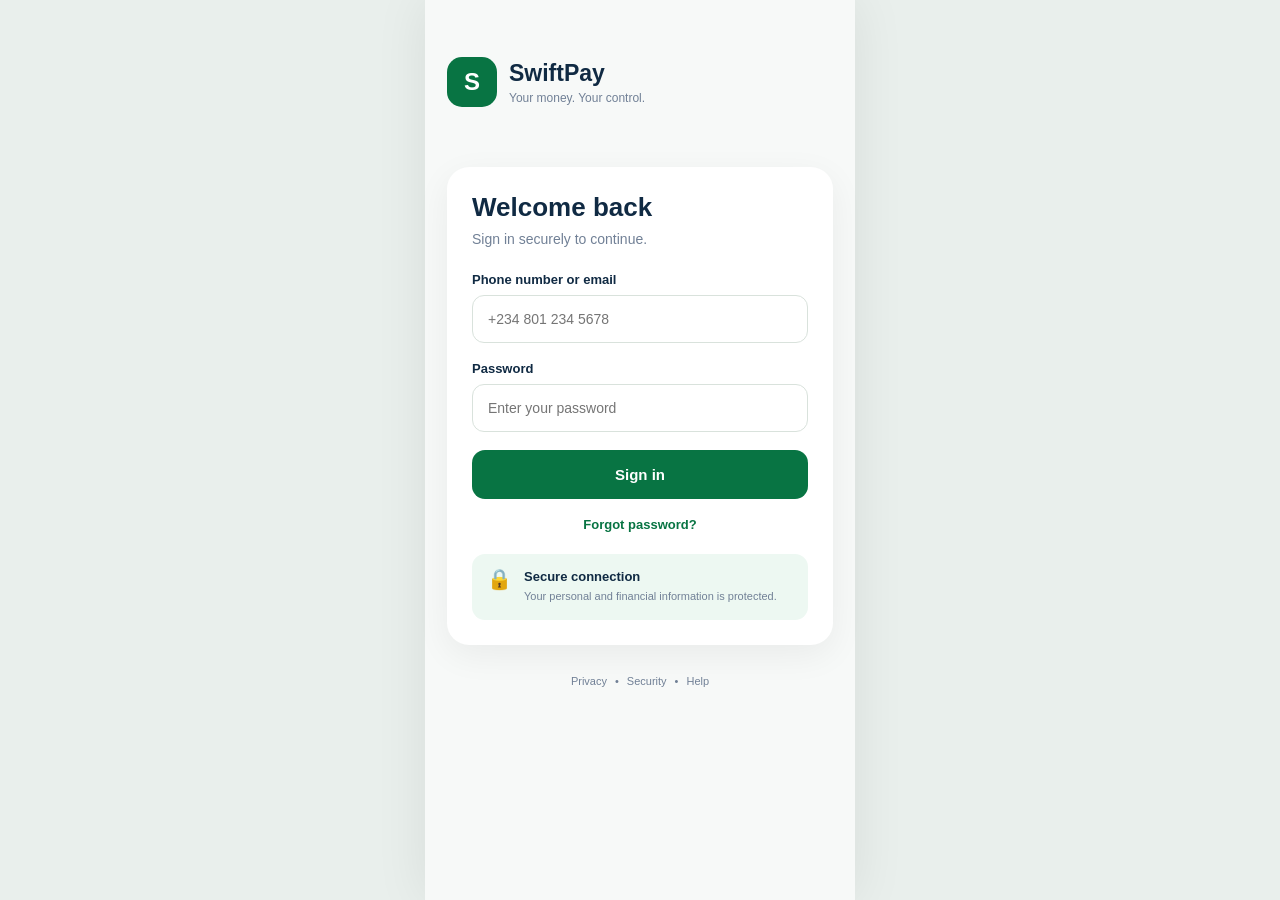
<file: index.html>
<!DOCTYPE html>
<html lang="en">

<head>
    <meta charset="UTF-8">
    <meta name="viewport" content="width=device-width, initial-scale=1.0">
    <meta name="description" content="SwiftPay TrustFix - Trust-centered fintech UX redesign">
    <title>SwiftPay TrustFix</title>
    <link rel="stylesheet" href="style.css">
</head>

<body>

    <main class="app">

        <!-- =========================================
             LOGIN SCREEN
             ========================================= -->
        <section id="loginScreen" class="screen active">

            <div class="brand">
                <div class="brand-logo">S</div>

                <div class="brand-text">
                    <h1>SwiftPay</h1>
                    <p>Your money. Your control.</p>
                </div>
            </div>

            <div class="login-card">

                <div class="login-header">
                    <h2>Welcome back</h2>
                    <p>Sign in securely to continue.</p>
                </div>

                <form id="loginForm">

                    <div class="form-group">
                        <label for="loginInput">
                            Phone number or email
                        </label>

                        <input
                            type="text"
                            id="loginInput"
                            name="loginInput"
                            placeholder="+234 801 234 5678"
                            autocomplete="username"
                            required
                        >
                    </div>

                    <div class="form-group">
                        <label for="passwordInput">
                            Password
                        </label>

                        <input
                            type="password"
                            id="passwordInput"
                            name="passwordInput"
                            placeholder="Enter your password"
                            autocomplete="current-password"
                            required
                        >
                    </div>

                    <button
                        type="submit"
                        class="primary-button"
                    >
                        Sign in
                    </button>

                </form>

                <button
                    type="button"
                    class="forgot-password"
                    id="forgotPasswordButton"
                >
                    Forgot password?
                </button>

                <div class="security-box">

                    <div class="security-icon">🔒</div>

                    <div>
                        <strong>Secure connection</strong>

                        <p>
                            Your personal and financial information
                            is protected.
                        </p>
                    </div>

                </div>

            </div>

            <footer class="login-footer">
                <span>Privacy</span>
                <span>•</span>
                <span>Security</span>
                <span>•</span>
                <span>Help</span>
            </footer>

        </section>


        <!-- =========================================
             HOME DASHBOARD
             ========================================= -->
        <section id="homeScreen" class="screen">

            <header class="dashboard-header">

                <div>
                    <p class="greeting">Good morning</p>
                    <h2>Ada Nwosu</h2>
                </div>

                <button
                    class="profile-button"
                    id="profileButton"
                    aria-label="Open profile"
                >
                    AN
                </button>

            </header>


            <!-- Account protection status -->
            <div class="protected-status">

                <span class="status-check">✓</span>

                <span>Account protected</span>

                <button
                    type="button"
                    class="status-info"
                    id="statusInfo"
                    aria-label="Security information"
                >
                    i
                </button>

            </div>


            <!-- Balance -->
            <section class="balance-card">

                <div class="balance-top">

                    <p>Total Balance</p>

                    <button
                        class="balance-toggle"
                        id="balanceToggle"
                        aria-label="Hide balance"
                    >
                        ◉
                    </button>

                </div>

                <h1 id="balanceAmount">
                    ₦485,750.00
                </h1>

                <p class="balance-description">
                    Available balance
                </p>

                <div class="balance-actions">

                    <button
                        class="balance-action primary-action"
                        id="sendMoneyButton"
                    >
                        <span class="action-icon">↗</span>
                        Send Money
                    </button>

                    <button
                        class="balance-action secondary-action"
                        id="addMoneyButton"
                    >
                        <span class="action-icon">+</span>
                        Add Money
                    </button>

                </div>

            </section>


            <!-- Quick actions -->
            <section class="quick-section">

                <div class="section-heading">
                    <h3>Quick actions</h3>
                </div>

                <div class="quick-actions">

                    <button
                        class="quick-action"
                        id="quickSend"
                    >
                        <span class="quick-icon">↗</span>
                        <span>Send</span>
                    </button>

                    <button
                        class="quick-action"
                        id="quickReceive"
                    >
                        <span class="quick-icon">↙</span>
                        <span>Receive</span>
                    </button>

                    <button
                        class="quick-action"
                        id="quickBills"
                    >
                        <span class="quick-icon">▣</span>
                        <span>Bills</span>
                    </button>

                    <button
                        class="quick-action"
                        id="quickHistory"
                    >
                        <span class="quick-icon">☷</span>
                        <span>History</span>
                    </button>

                </div>

            </section>


            <!-- Recent transactions -->
            <section class="transactions-section">

                <div class="section-heading">

                    <h3>Recent transactions</h3>

                    <button
                        class="view-all"
                        type="button"
                        id="viewAllButton"
                    >
                        View all
                    </button>

                </div>

                <div class="transactions-list">

                    <article class="transaction-item">

                        <div class="transaction-icon netflix">
                            N
                        </div>

                        <div class="transaction-details">
                            <strong>Netflix</strong>
                            <span>
                                Today · Subscription
                            </span>
                        </div>

                        <strong class="transaction-amount debit">
                            -₦7,500
                        </strong>

                    </article>


                    <article class="transaction-item">

                        <div class="transaction-icon chinedu">
                            CO
                        </div>

                        <div class="transaction-details">
                            <strong>Chinedu Okafor</strong>
                            <span>
                                Yesterday · Transfer
                            </span>
                        </div>

                        <strong class="transaction-amount credit">
                            +₦50,000
                        </strong>

                    </article>


                    <article class="transaction-item">

                        <div class="transaction-icon mtn">
                            M
                        </div>

                        <div class="transaction-details">
                            <strong>MTN</strong>
                            <span>
                                Yesterday · Airtime
                            </span>
                        </div>

                        <strong class="transaction-amount debit">
                            -₦5,000
                        </strong>

                    </article>

                </div>

            </section>


            <!-- Trust card -->
            <section class="trust-card">

                <div class="trust-card-header">

                    <div class="trust-symbol">
                        ✓
                    </div>

                    <div>
                        <h3>Your account is protected</h3>

                        <p>
                            Security checks are active.
                        </p>
                    </div>

                </div>

                <div class="security-list">

                    <div>
                        <span>✓</span>
                        Secure login
                    </div>

                    <div>
                        <span>✓</span>
                        Transaction monitoring
                    </div>

                    <div>
                        <span>✓</span>
                        Privacy controls
                    </div>

                </div>

                <button
                    class="security-link"
                    type="button"
                    id="securitySettingsButton"
                >
                    View security settings →
                </button>

            </section>


            <!-- Bottom navigation -->
            <nav
                class="bottom-navigation"
                aria-label="Main navigation"
            >

                <button class="nav-item active">

                    <span class="nav-icon">⌂</span>
                    <span>Home</span>

                </button>

                <button
                    class="nav-item"
                    id="navSend"
                >

                    <span class="nav-icon">↗</span>
                    <span>Send</span>

                </button>

                <button
                    class="nav-item"
                    id="navActivity"
                >

                    <span class="nav-icon">◷</span>
                    <span>Activity</span>

                </button>

                <button
                    class="nav-item"
                    id="navProfile"
                >

                    <span class="nav-icon">○</span>
                    <span>Profile</span>

                </button>

            </nav>


            <button
                type="button"
                class="logout-button"
                id="logoutButton"
            >
                Sign out
            </button>

        </section>


        <!-- =========================================
             TRANSACTION SCREEN
             ========================================= -->
        <section id="transactionScreen" class="screen">

            <header class="transaction-header">

                <button
                    type="button"
                    class="back-button"
                    id="backToHomeButton"
                    aria-label="Go back"
                >
                    ←
                </button>

                <div>
                    <p class="eyebrow">SwiftPay</p>
                    <h2>Transfer Money</h2>
                </div>

                <div class="header-security">
                    🔒
                </div>

            </header>


            <!-- Progress -->
            <div class="transfer-progress">

                <div class="progress-step active">
                    <span>1</span>
                    <small>Recipient</small>
                </div>

                <div class="progress-line active"></div>

                <div class="progress-step active">
                    <span>2</span>
                    <small>Review</small>
                </div>

                <div class="progress-line"></div>

                <div class="progress-step">
                    <span>3</span>
                    <small>Done</small>
                </div>

            </div>


            <div class="transaction-content">

                <div class="transaction-title">

                    <h3>Review transaction</h3>

                    <p>
                        Check the details carefully before
                        sending your money.
                    </p>

                </div>


                <!-- Recipient -->
                <section class="recipient-card">

                    <div class="card-label">
                        <span>RECIPIENT</span>

                        <span class="verified-label">
                            ✓ Verified
                        </span>
                    </div>

                    <div class="recipient-main">

                        <div class="recipient-avatar">
                            CO
                        </div>

                        <div class="recipient-info">

                            <strong>
                                Chinedu Okafor
                            </strong>

                            <span>
                                Access Bank
                            </span>

                            <span>
                                Account ending in 3489
                            </span>

                        </div>

                    </div>

                    <div class="verification-message">

                        <span class="verification-icon">
                            ✓
                        </span>

                        <div>
                            <strong>Recipient verified</strong>

                            <p>
                                The account details match
                                the recipient name.
                            </p>
                        </div>

                    </div>

                </section>


                <!-- Amount -->
                <section class="amount-card">

                    <p class="card-label">
                        AMOUNT
                    </p>

                    <div class="amount-display">
                        ₦50,000.00
                    </div>

                    <div class="amount-divider"></div>

                    <div class="fee-row">

                        <span>Transfer fee</span>

                        <strong>
                            ₦10.00
                        </strong>

                    </div>

                    <div class="fee-row total-row">

                        <span>Total</span>

                        <strong>
                            ₦50,010.00
                        </strong>

                    </div>

                </section>


                <!-- Security information -->
                <section class="transaction-security">

                    <div class="security-item">

                        <span class="security-check">
                            ✓
                        </span>

                        <div>
                            <strong>
                                Transfer details encrypted
                            </strong>

                            <p>
                                Your transaction information
                                is protected.
                            </p>
                        </div>

                    </div>


                    <div class="security-item">

                        <span class="security-check">
                            ✓
                        </span>

                        <div>
                            <strong>
                                Recipient information verified
                            </strong>

                            <p>
                                Review the recipient before
                                confirming your transfer.
                            </p>
                        </div>

                    </div>

                </section>


                <!-- Final warning -->
                <div class="confirmation-note">

                    <span>ⓘ</span>

                    <p>
                        Please confirm that the recipient,
                        amount and fee are correct.
                        Transfers may not be reversible
                        after completion.
                    </p>

                </div>


                <!-- Buttons -->
                <div class="transaction-actions">

                    <button
                        type="button"
                        class="confirm-button"
                        id="confirmTransferButton"
                    >
                        Confirm Transfer
                    </button>

                    <button
                        type="button"
                        class="cancel-button"
                        id="cancelTransferButton"
                    >
                        Cancel
                    </button>

                </div>

            </div>

        </section>


        <!-- =========================================
             SUCCESS SCREEN
             ========================================= -->
        <section id="successScreen" class="screen">

            <div class="success-container">

                <div class="success-icon-large">
                    ✓
                </div>

                <p class="success-label">
                    TRANSFER COMPLETE
                </p>

                <h2>
                    Money sent successfully
                </h2>

                <p class="success-description">
                    Your transfer of
                    <strong>₦50,000.00</strong>
                    to Chinedu Okafor has been completed.
                </p>


                <!-- Success receipt -->
                <section class="receipt-card">

                    <div class="receipt-row">

                        <span>Recipient</span>

                        <strong>
                            Chinedu Okafor
                        </strong>

                    </div>

                    <div class="receipt-row">

                        <span>Amount</span>

                        <strong>
                            ₦50,000.00
                        </strong>

                    </div>

                    <div class="receipt-row">

                        <span>Transfer fee</span>

                        <strong>
                            ₦10.00
                        </strong>

                    </div>

                    <div class="receipt-row">

                        <span>Total</span>

                        <strong>
                            ₦50,010.00
                        </strong>

                    </div>

                    <div class="receipt-divider"></div>

                    <div class="reference-box">

                        <span>Transaction reference</span>

                        <strong id="transactionReference">
                            SWP-2026-847291
                        </strong>

                    </div>

                </section>


                <div class="success-trust-message">

                    <span>✓</span>

                    <div>
                        <strong>
                            Your transaction is protected
                        </strong>

                        <p>
                            Keep your transaction reference
                            for your records.
                        </p>
                    </div>

                </div>


                <button
                    type="button"
                    class="primary-button success-home-button"
                    id="successHomeButton"
                >
                    Back to Home
                </button>

                <button
                    type="button"
                    class="secondary-outline-button"
                    id="newTransferButton"
                >
                    Make another transfer
                </button>

            </div>

        </section>

    </main>

    <script src="script.js"></script>

</body>

</html>
</file>
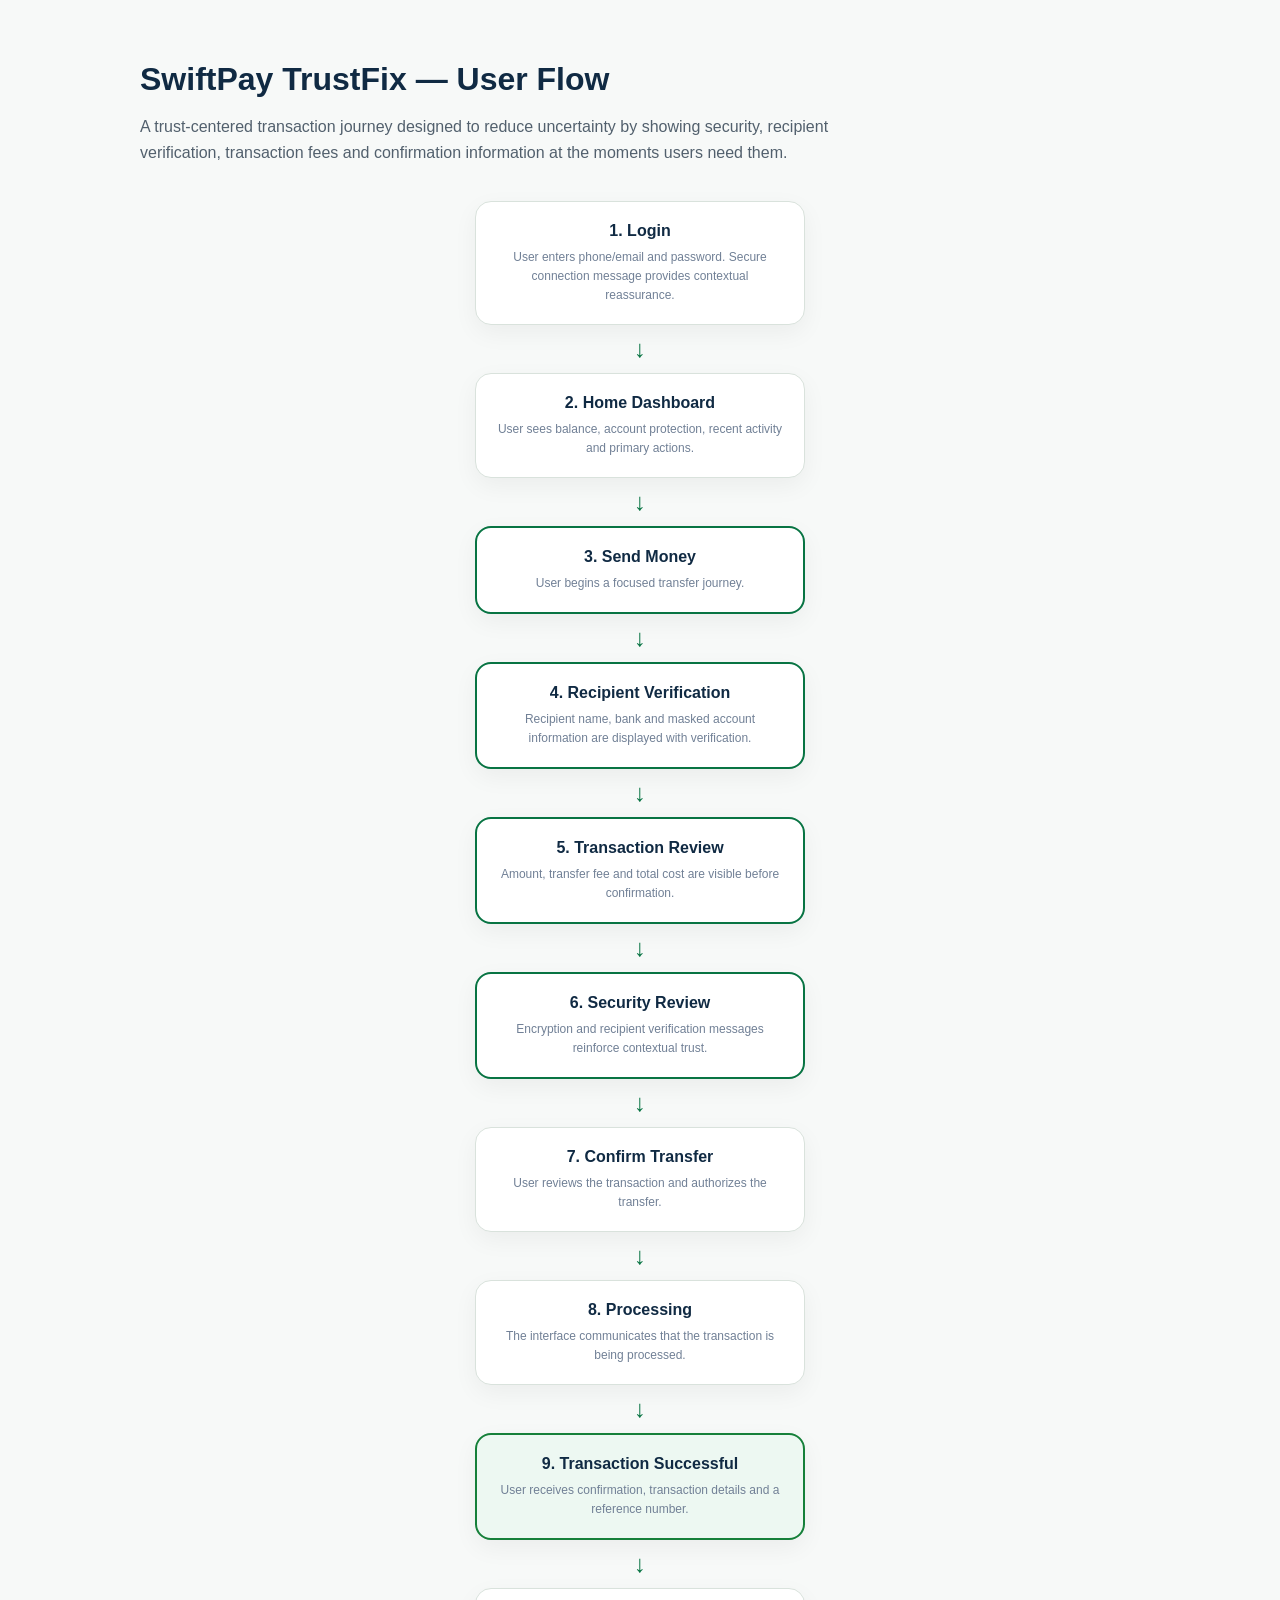
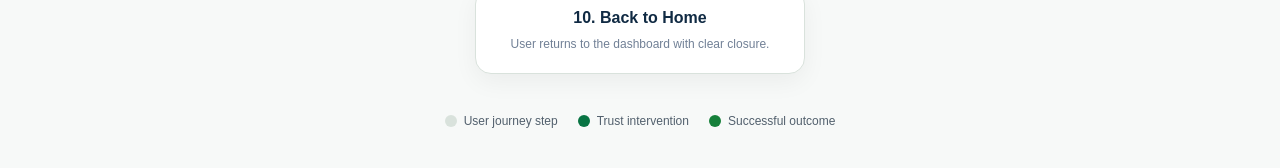
<file: 02-UX-Flow/user-flow.html>
<!DOCTYPE html>
<html lang="en">

<head>

    <meta charset="UTF-8">

    <meta
        name="viewport"
        content="width=device-width, initial-scale=1.0"
    >

    <title>SwiftPay User Flow</title>

    <style>

        * {
            box-sizing: border-box;
        }

        body {
            margin: 0;
            padding: 40px 20px;
            font-family: Arial, Helvetica, sans-serif;
            background: #f7f9f8;
            color: #102a43;
        }

        .container {
            max-width: 1000px;
            margin: auto;
        }

        h1 {
            margin-bottom: 8px;
            font-size: 32px;
        }

        .intro {
            color: #52606d;
            line-height: 1.6;
            max-width: 700px;
            margin-bottom: 35px;
        }

        .flow {
            display: flex;
            flex-direction: column;
            align-items: center;
        }

        .node {
            width: min(100%, 330px);
            padding: 20px;

            border-radius: 16px;

            background: white;

            border: 1px solid #d9e2dc;

            box-shadow:
                0 8px 25px rgba(0, 0, 0, 0.05);

            text-align: center;
        }

        .node strong {
            display: block;
            font-size: 16px;
            margin-bottom: 7px;
        }

        .node span {
            color: #718096;
            font-size: 12px;
            line-height: 1.5;
        }

        .trust {
            border: 2px solid #087443;
        }

        .success {
            background: #edf8f2;
            border: 2px solid #16803a;
        }

        .arrow {
            padding: 10px;

            color: #087443;

            font-size: 24px;
            font-weight: bold;
        }

        .section-label {
            margin: 35px 0 15px;

            color: #718096;

            font-size: 11px;
            font-weight: bold;

            text-transform: uppercase;

            letter-spacing: 1px;
        }

        .legend {
            display: flex;
            justify-content: center;
            gap: 20px;
            flex-wrap: wrap;

            margin-top: 40px;

            color: #52606d;

            font-size: 12px;
        }

        .legend-item {
            display: flex;
            align-items: center;
            gap: 7px;
        }

        .dot {
            width: 12px;
            height: 12px;
            border-radius: 50%;
            background: #d9e2dc;
        }

        .dot.trust-dot {
            background: #087443;
        }

        .dot.success-dot {
            background: #16803a;
        }

    </style>

</head>

<body>

    <main class="container">

        <h1>SwiftPay TrustFix — User Flow</h1>

        <p class="intro">
            A trust-centered transaction journey designed to
            reduce uncertainty by showing security, recipient
            verification, transaction fees and confirmation
            information at the moments users need them.
        </p>

        <div class="flow">

            <div class="node">
                <strong>1. Login</strong>
                <span>
                    User enters phone/email and password.
                    Secure connection message provides
                    contextual reassurance.
                </span>
            </div>

            <div class="arrow">↓</div>

            <div class="node">
                <strong>2. Home Dashboard</strong>
                <span>
                    User sees balance, account protection,
                    recent activity and primary actions.
                </span>
            </div>

            <div class="arrow">↓</div>

            <div class="node trust">
                <strong>3. Send Money</strong>
                <span>
                    User begins a focused transfer journey.
                </span>
            </div>

            <div class="arrow">↓</div>

            <div class="node trust">
                <strong>4. Recipient Verification</strong>
                <span>
                    Recipient name, bank and masked account
                    information are displayed with verification.
                </span>
            </div>

            <div class="arrow">↓</div>

            <div class="node trust">
                <strong>5. Transaction Review</strong>
                <span>
                    Amount, transfer fee and total cost are
                    visible before confirmation.
                </span>
            </div>

            <div class="arrow">↓</div>

            <div class="node trust">
                <strong>6. Security Review</strong>
                <span>
                    Encryption and recipient verification
                    messages reinforce contextual trust.
                </span>
            </div>

            <div class="arrow">↓</div>

            <div class="node">
                <strong>7. Confirm Transfer</strong>
                <span>
                    User reviews the transaction and
                    authorizes the transfer.
                </span>
            </div>

            <div class="arrow">↓</div>

            <div class="node">
                <strong>8. Processing</strong>
                <span>
                    The interface communicates that the
                    transaction is being processed.
                </span>
            </div>

            <div class="arrow">↓</div>

            <div class="node success">
                <strong>9. Transaction Successful</strong>
                <span>
                    User receives confirmation, transaction
                    details and a reference number.
                </span>
            </div>

            <div class="arrow">↓</div>

            <div class="node">
                <strong>10. Back to Home</strong>
                <span>
                    User returns to the dashboard with
                    clear closure.
                </span>
            </div>

        </div>


        <div class="legend">

            <div class="legend-item">
                <span class="dot"></span>
                <span>User journey step</span>
            </div>

            <div class="legend-item">
                <span class="dot trust-dot"></span>
                <span>Trust intervention</span>
            </div>

            <div class="legend-item">
                <span class="dot success-dot"></span>
                <span>Successful outcome</span>
            </div>

        </div>

    </main>

</body>

</html>
</file>
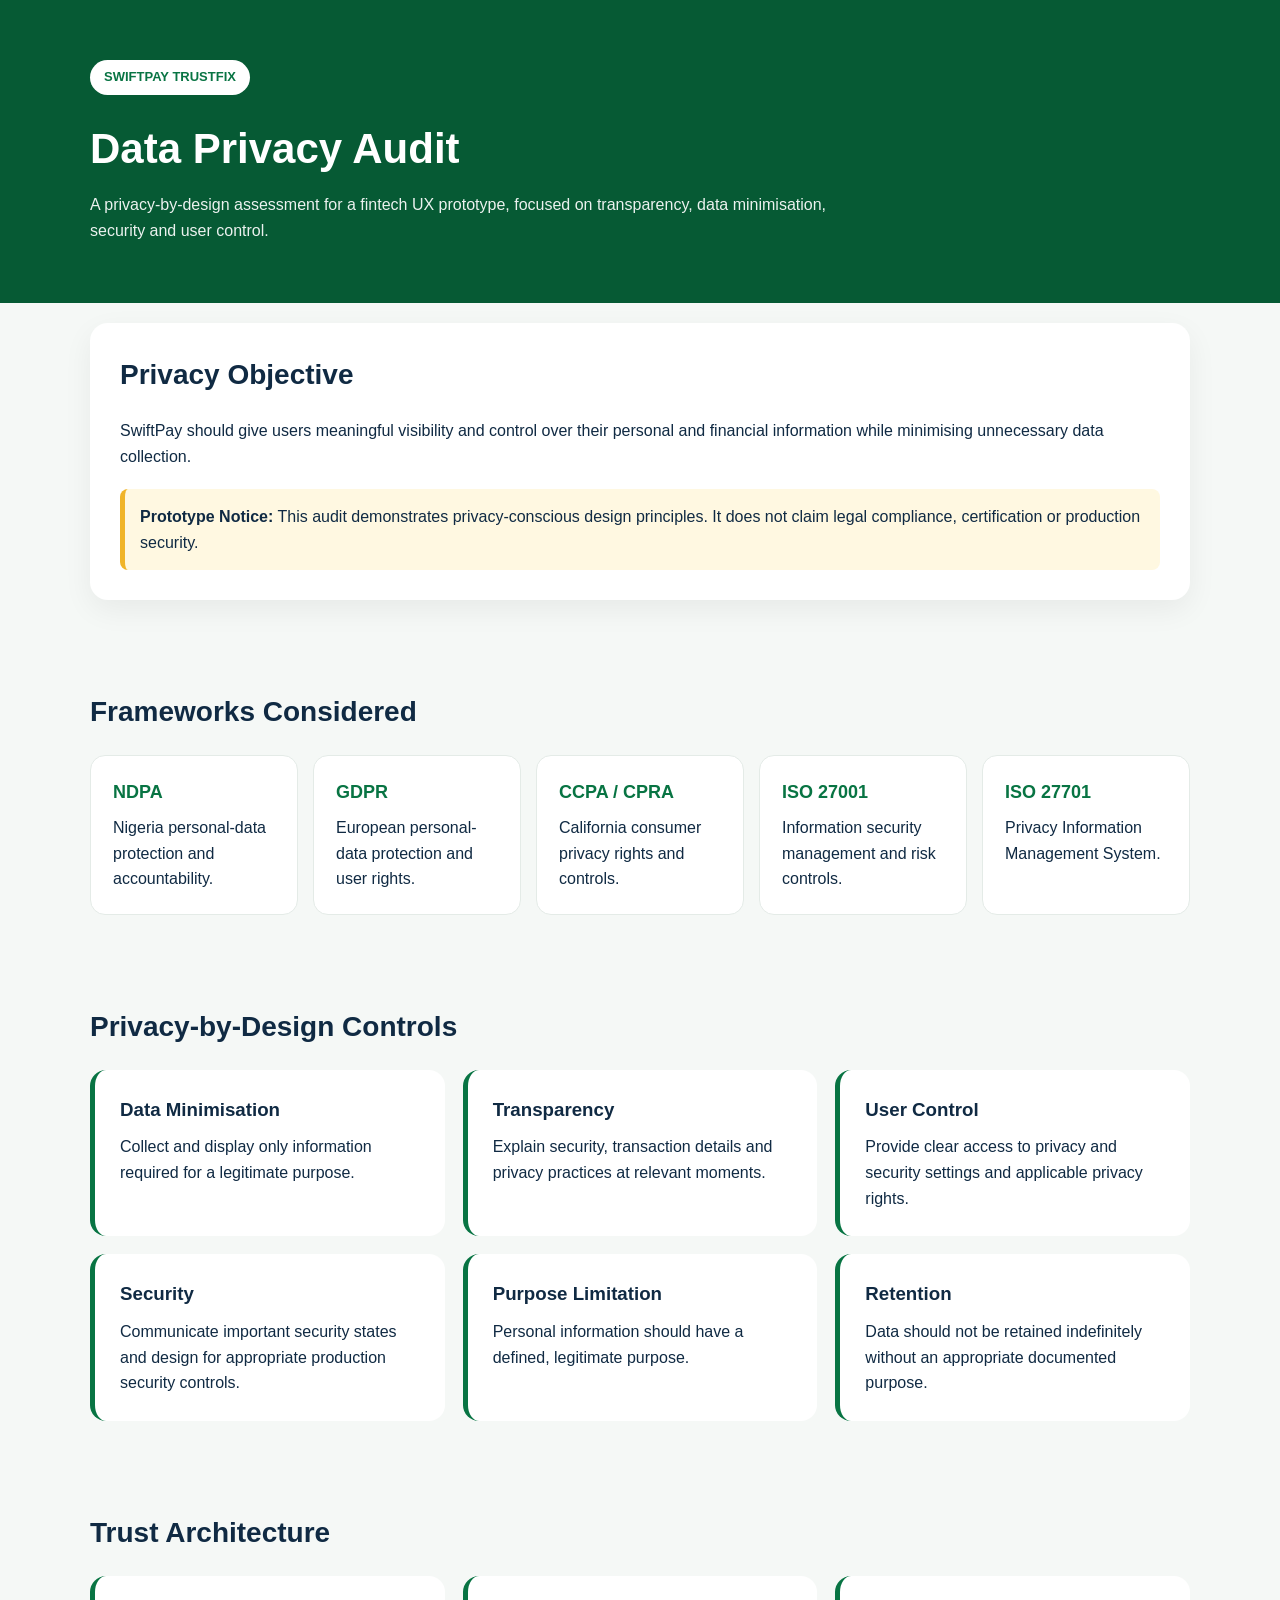
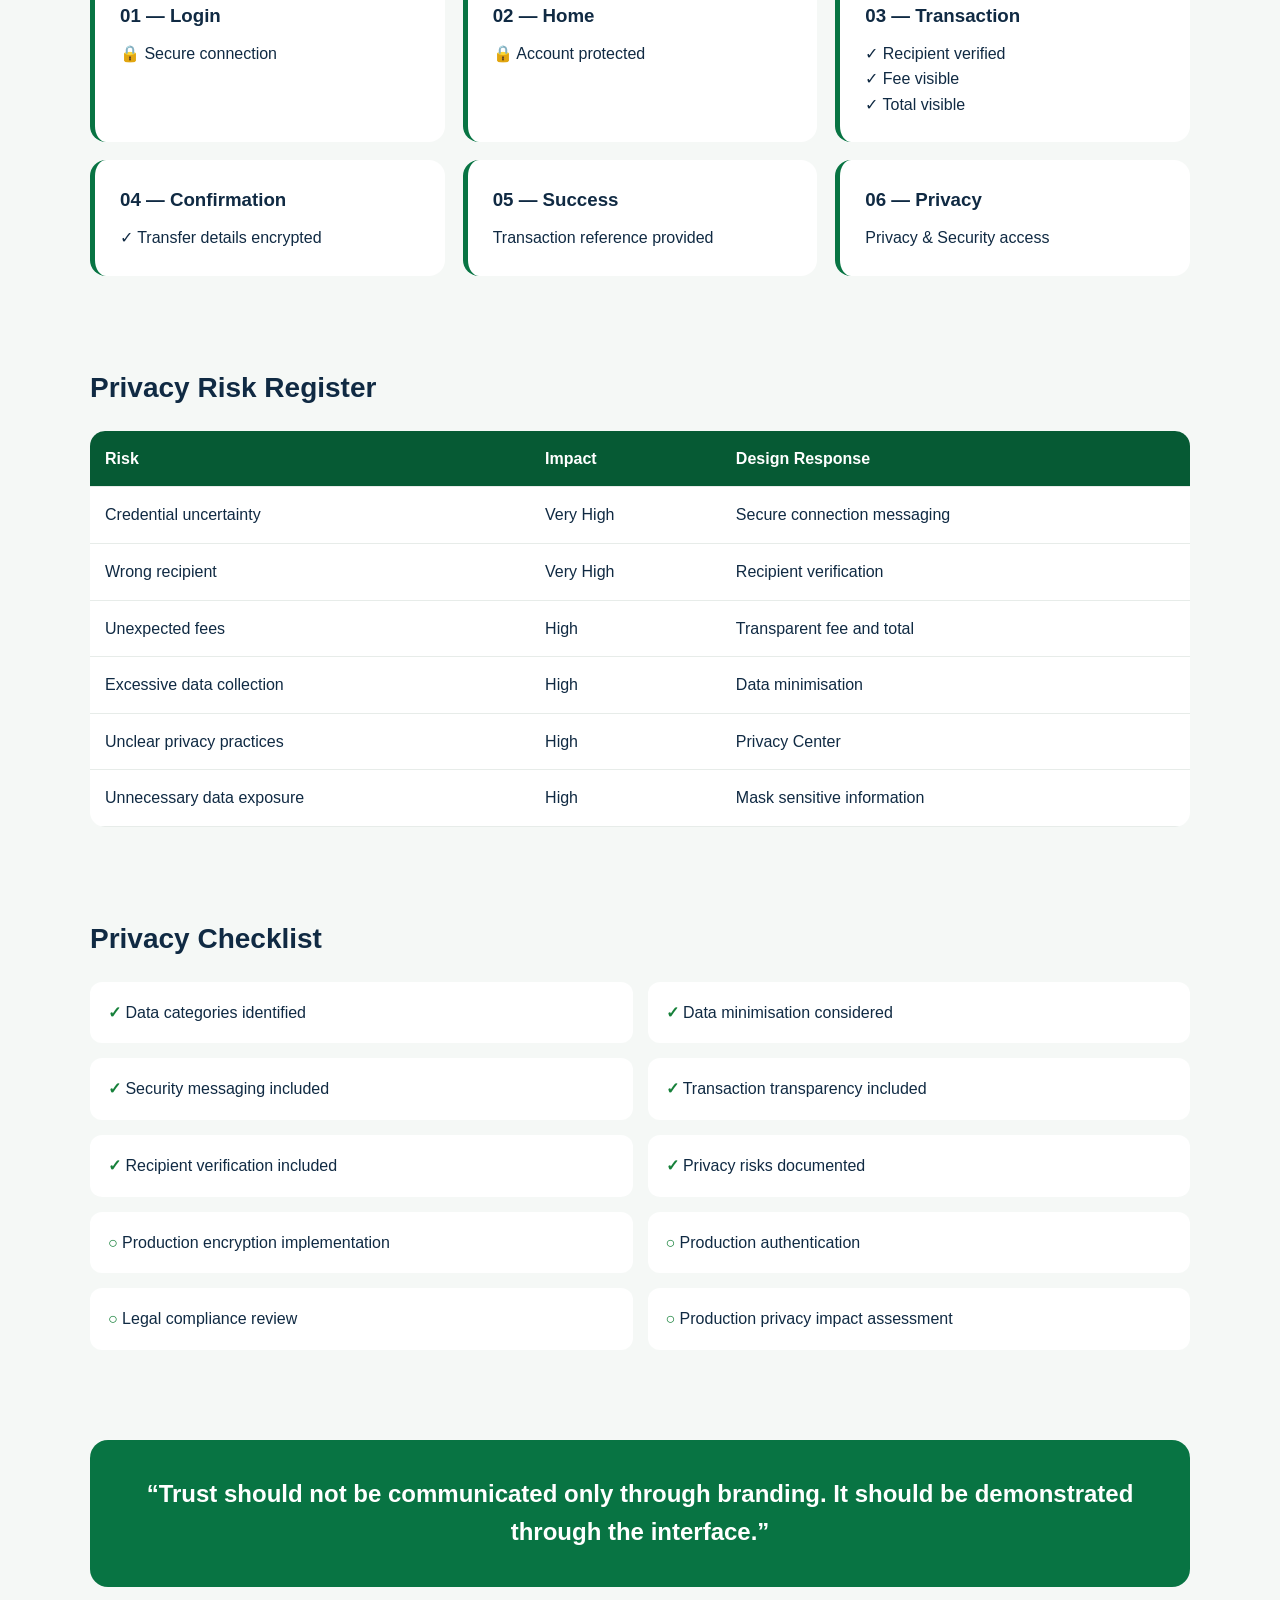
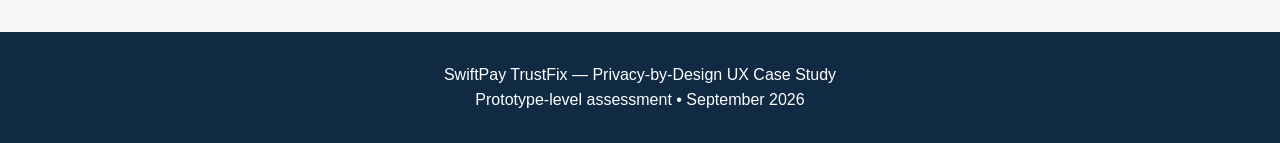
<file: 07-Privacy/privacy-audit.html>
<!DOCTYPE html>
<html lang="en">
<head>
    <meta charset="UTF-8">
    <meta name="viewport" content="width=device-width, initial-scale=1.0">

    <title>SwiftPay Privacy Audit</title>

    <style>
        * {
            box-sizing: border-box;
            margin: 0;
            padding: 0;
        }

        body {
            font-family: Inter, Arial, sans-serif;
            background: #f5f8f6;
            color: #102a43;
            line-height: 1.6;
        }

        .container {
            width: min(1100px, 92%);
            margin: auto;
        }

        header {
            background: #065a34;
            color: white;
            padding: 60px 0;
        }

        header h1 {
            font-size: 42px;
            margin-bottom: 10px;
        }

        header p {
            max-width: 750px;
            opacity: 0.92;
        }

        .badge {
            display: inline-block;
            background: white;
            color: #087443;
            padding: 7px 14px;
            border-radius: 50px;
            font-size: 13px;
            font-weight: 700;
            margin-bottom: 20px;
        }

        section {
            padding: 45px 0;
        }

        h2 {
            font-size: 28px;
            margin-bottom: 20px;
        }

        .intro {
            background: white;
            margin-top: -25px;
            position: relative;
            border-radius: 18px;
            padding: 30px;
            box-shadow: 0 10px 30px rgba(0,0,0,0.06);
        }

        .standards {
            display: grid;
            grid-template-columns: repeat(5, 1fr);
            gap: 15px;
        }

        .standard {
            background: white;
            padding: 22px;
            border-radius: 15px;
            border: 1px solid #e4ebe7;
        }

        .standard h3 {
            color: #087443;
            margin-bottom: 8px;
            font-size: 18px;
        }

        .cards {
            display: grid;
            grid-template-columns: repeat(3, 1fr);
            gap: 18px;
        }

        .card {
            background: white;
            padding: 25px;
            border-radius: 16px;
            border-left: 5px solid #087443;
        }

        .card h3 {
            margin-bottom: 10px;
        }

        .risk-table {
            width: 100%;
            border-collapse: collapse;
            background: white;
            border-radius: 15px;
            overflow: hidden;
        }

        .risk-table th,
        .risk-table td {
            padding: 15px;
            border-bottom: 1px solid #e7ece9;
            text-align: left;
        }

        .risk-table th {
            background: #065a34;
            color: white;
        }

        .checklist {
            display: grid;
            grid-template-columns: repeat(2, 1fr);
            gap: 15px;
        }

        .check {
            background: white;
            padding: 18px;
            border-radius: 12px;
        }

        .check span {
            color: #16803a;
            font-weight: bold;
        }

        .principle {
            background: #087443;
            color: white;
            border-radius: 18px;
            padding: 35px;
            font-size: 24px;
            text-align: center;
            font-weight: 600;
        }

        footer {
            background: #102a43;
            color: white;
            padding: 30px 0;
            text-align: center;
        }

        .notice {
            margin-top: 20px;
            padding: 15px;
            background: #fff8e1;
            border-left: 5px solid #f0b429;
            border-radius: 8px;
        }

        @media (max-width: 850px) {
            .standards {
                grid-template-columns: repeat(2, 1fr);
            }

            .cards {
                grid-template-columns: 1fr;
            }

            .checklist {
                grid-template-columns: 1fr;
            }
        }

        @media (max-width: 550px) {
            header h1 {
                font-size: 32px;
            }

            .standards {
                grid-template-columns: 1fr;
            }

            .risk-table {
                font-size: 13px;
            }
        }
    </style>
</head>

<body>

<header>
    <div class="container">

        <span class="badge">SWIFTPAY TRUSTFIX</span>

        <h1>Data Privacy Audit</h1>

        <p>
            A privacy-by-design assessment for a fintech UX prototype,
            focused on transparency, data minimisation, security and user control.
        </p>

    </div>
</header>

<main>

    <section>
        <div class="container">

            <div class="intro">

                <h2>Privacy Objective</h2>

                <p>
                    SwiftPay should give users meaningful visibility and control
                    over their personal and financial information while minimising
                    unnecessary data collection.
                </p>

                <div class="notice">
                    <strong>Prototype Notice:</strong>
                    This audit demonstrates privacy-conscious design principles.
                    It does not claim legal compliance, certification or production security.
                </div>

            </div>

        </div>
    </section>

    <section>
        <div class="container">

            <h2>Frameworks Considered</h2>

            <div class="standards">

                <div class="standard">
                    <h3>NDPA</h3>
                    <p>Nigeria personal-data protection and accountability.</p>
                </div>

                <div class="standard">
                    <h3>GDPR</h3>
                    <p>European personal-data protection and user rights.</p>
                </div>

                <div class="standard">
                    <h3>CCPA / CPRA</h3>
                    <p>California consumer privacy rights and controls.</p>
                </div>

                <div class="standard">
                    <h3>ISO 27001</h3>
                    <p>Information security management and risk controls.</p>
                </div>

                <div class="standard">
                    <h3>ISO 27701</h3>
                    <p>Privacy Information Management System.</p>
                </div>

            </div>

        </div>
    </section>

    <section>
        <div class="container">

            <h2>Privacy-by-Design Controls</h2>

            <div class="cards">

                <div class="card">
                    <h3>Data Minimisation</h3>
                    <p>
                        Collect and display only information required
                        for a legitimate purpose.
                    </p>
                </div>

                <div class="card">
                    <h3>Transparency</h3>
                    <p>
                        Explain security, transaction details and privacy
                        practices at relevant moments.
                    </p>
                </div>

                <div class="card">
                    <h3>User Control</h3>
                    <p>
                        Provide clear access to privacy and security
                        settings and applicable privacy rights.
                    </p>
                </div>

                <div class="card">
                    <h3>Security</h3>
                    <p>
                        Communicate important security states and design
                        for appropriate production security controls.
                    </p>
                </div>

                <div class="card">
                    <h3>Purpose Limitation</h3>
                    <p>
                        Personal information should have a defined,
                        legitimate purpose.
                    </p>
                </div>

                <div class="card">
                    <h3>Retention</h3>
                    <p>
                        Data should not be retained indefinitely without
                        an appropriate documented purpose.
                    </p>
                </div>

            </div>

        </div>
    </section>

    <section>
        <div class="container">

            <h2>Trust Architecture</h2>

            <div class="cards">

                <div class="card">
                    <h3>01 — Login</h3>
                    <p>🔒 Secure connection</p>
                </div>

                <div class="card">
                    <h3>02 — Home</h3>
                    <p>🔒 Account protected</p>
                </div>

                <div class="card">
                    <h3>03 — Transaction</h3>
                    <p>✓ Recipient verified</p>
                    <p>✓ Fee visible</p>
                    <p>✓ Total visible</p>
                </div>

                <div class="card">
                    <h3>04 — Confirmation</h3>
                    <p>✓ Transfer details encrypted</p>
                </div>

                <div class="card">
                    <h3>05 — Success</h3>
                    <p>Transaction reference provided</p>
                </div>

                <div class="card">
                    <h3>06 — Privacy</h3>
                    <p>Privacy & Security access</p>
                </div>

            </div>

        </div>
    </section>

    <section>
        <div class="container">

            <h2>Privacy Risk Register</h2>

            <table class="risk-table">

                <thead>
                    <tr>
                        <th>Risk</th>
                        <th>Impact</th>
                        <th>Design Response</th>
                    </tr>
                </thead>

                <tbody>

                    <tr>
                        <td>Credential uncertainty</td>
                        <td>Very High</td>
                        <td>Secure connection messaging</td>
                    </tr>

                    <tr>
                        <td>Wrong recipient</td>
                        <td>Very High</td>
                        <td>Recipient verification</td>
                    </tr>

                    <tr>
                        <td>Unexpected fees</td>
                        <td>High</td>
                        <td>Transparent fee and total</td>
                    </tr>

                    <tr>
                        <td>Excessive data collection</td>
                        <td>High</td>
                        <td>Data minimisation</td>
                    </tr>

                    <tr>
                        <td>Unclear privacy practices</td>
                        <td>High</td>
                        <td>Privacy Center</td>
                    </tr>

                    <tr>
                        <td>Unnecessary data exposure</td>
                        <td>High</td>
                        <td>Mask sensitive information</td>
                    </tr>

                </tbody>

            </table>

        </div>
    </section>

    <section>
        <div class="container">

            <h2>Privacy Checklist</h2>

            <div class="checklist">

                <div class="check">
                    <span>✓</span> Data categories identified
                </div>

                <div class="check">
                    <span>✓</span> Data minimisation considered
                </div>

                <div class="check">
                    <span>✓</span> Security messaging included
                </div>

                <div class="check">
                    <span>✓</span> Transaction transparency included
                </div>

                <div class="check">
                    <span>✓</span> Recipient verification included
                </div>

                <div class="check">
                    <span>✓</span> Privacy risks documented
                </div>

                <div class="check">
                    <span>○</span> Production encryption implementation
                </div>

                <div class="check">
                    <span>○</span> Production authentication
                </div>

                <div class="check">
                    <span>○</span> Legal compliance review
                </div>

                <div class="check">
                    <span>○</span> Production privacy impact assessment
                </div>

            </div>

        </div>
    </section>

    <section>
        <div class="container">

            <div class="principle">

                “Trust should not be communicated only through branding.
                It should be demonstrated through the interface.”

            </div>

        </div>
    </section>

</main>

<footer>

    <div class="container">

        <p>SwiftPay TrustFix — Privacy-by-Design UX Case Study</p>

        <p>Prototype-level assessment • September 2026</p>

    </div>

</footer>

</body>
</html>
</file>
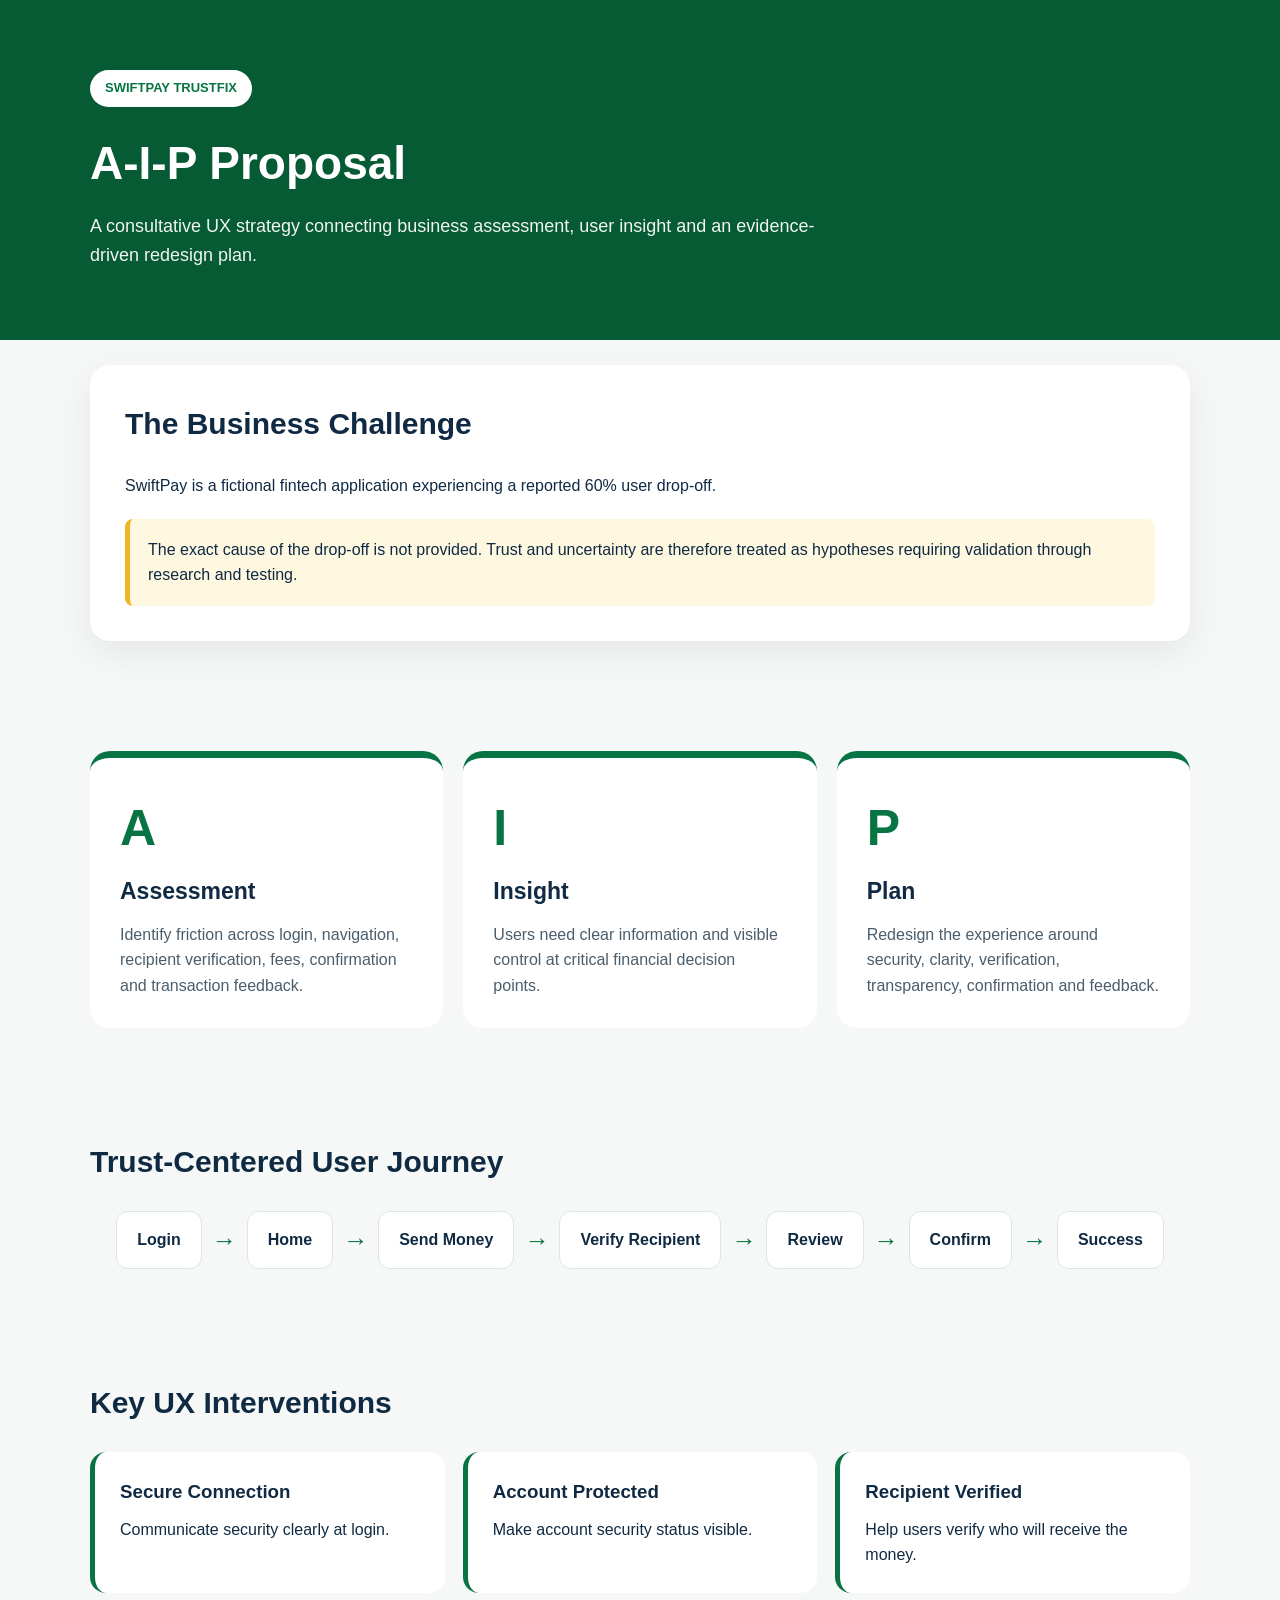
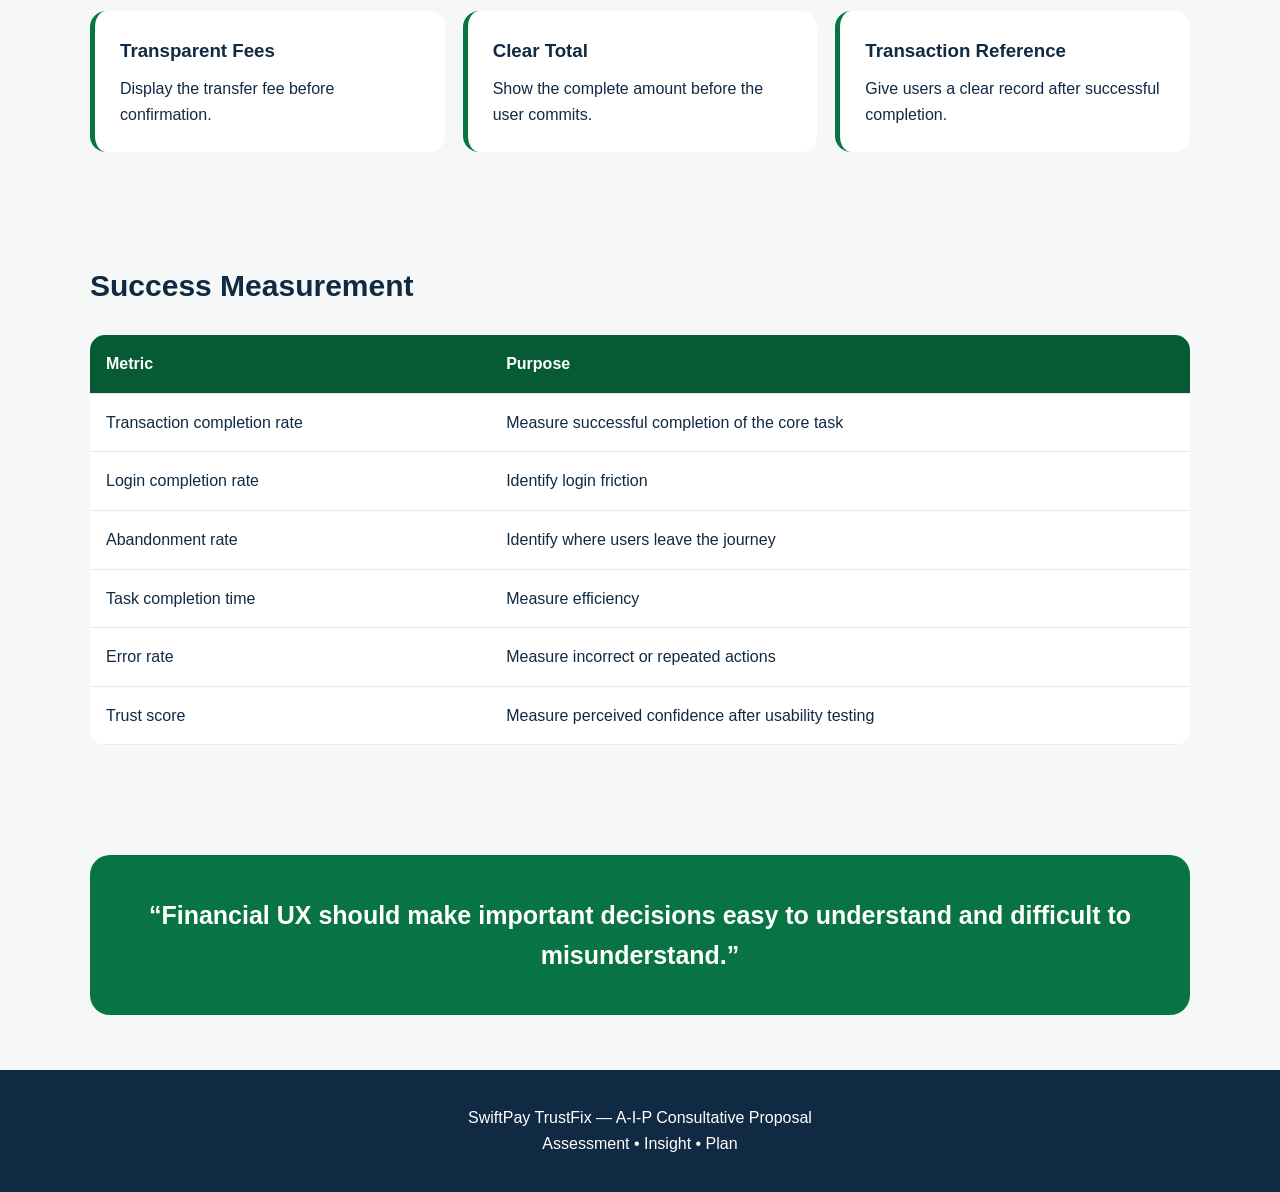
<file: 08-Portfolio/aip-proposal.html>
<!DOCTYPE html>
<html lang="en">
<head>
    <meta charset="UTF-8">
    <meta name="viewport" content="width=device-width, initial-scale=1.0">

    <title>SwiftPay A-I-P Proposal</title>

    <style>
        * {
            box-sizing: border-box;
            margin: 0;
            padding: 0;
        }

        body {
            font-family: Inter, Arial, sans-serif;
            background: #f5f8f6;
            color: #102a43;
            line-height: 1.6;
        }

        .container {
            width: min(1100px, 92%);
            margin: auto;
        }

        header {
            background: #065a34;
            color: white;
            padding: 70px 0;
        }

        .badge {
            display: inline-block;
            background: white;
            color: #087443;
            padding: 8px 15px;
            border-radius: 50px;
            font-size: 13px;
            font-weight: 700;
            margin-bottom: 20px;
        }

        header h1 {
            font-size: 46px;
            margin-bottom: 12px;
        }

        header p {
            max-width: 750px;
            font-size: 18px;
            opacity: 0.94;
        }

        section {
            padding: 55px 0;
        }

        h2 {
            font-size: 30px;
            margin-bottom: 25px;
        }

        .intro {
            background: white;
            margin-top: -30px;
            position: relative;
            border-radius: 20px;
            padding: 35px;
            box-shadow: 0 12px 35px rgba(0,0,0,0.07);
        }

        .aip {
            display: grid;
            grid-template-columns: repeat(3, 1fr);
            gap: 20px;
        }

        .aip-card {
            background: white;
            padding: 30px;
            border-radius: 20px;
            border-top: 7px solid #087443;
        }

        .aip-card .letter {
            font-size: 50px;
            font-weight: 800;
            color: #087443;
        }

        .aip-card h3 {
            font-size: 23px;
            margin: 5px 0 12px;
        }

        .aip-card p {
            color: #4b5d6b;
        }

        .flow {
            display: flex;
            flex-wrap: wrap;
            align-items: center;
            justify-content: center;
            gap: 10px;
        }

        .flow-item {
            background: white;
            border: 1px solid #dce6e1;
            padding: 15px 20px;
            border-radius: 12px;
            font-weight: 600;
        }

        .arrow {
            font-size: 25px;
            color: #087443;
        }

        .cards {
            display: grid;
            grid-template-columns: repeat(3, 1fr);
            gap: 18px;
        }

        .card {
            background: white;
            padding: 25px;
            border-radius: 16px;
            border-left: 5px solid #087443;
        }

        .card h3 {
            margin-bottom: 10px;
        }

        .metrics {
            width: 100%;
            border-collapse: collapse;
            background: white;
            border-radius: 15px;
            overflow: hidden;
        }

        .metrics th,
        .metrics td {
            padding: 16px;
            border-bottom: 1px solid #e7ece9;
            text-align: left;
        }

        .metrics th {
            background: #065a34;
            color: white;
        }

        .thesis {
            background: #087443;
            color: white;
            padding: 40px;
            border-radius: 20px;
            text-align: center;
            font-size: 25px;
            font-weight: 700;
        }

        .notice {
            margin-top: 20px;
            padding: 18px;
            border-left: 5px solid #f0b429;
            background: #fff8e1;
            border-radius: 8px;
        }

        footer {
            background: #102a43;
            color: white;
            text-align: center;
            padding: 35px;
        }

        @media (max-width: 800px) {
            .aip,
            .cards {
                grid-template-columns: 1fr;
            }

            header h1 {
                font-size: 35px;
            }
        }
    </style>
</head>

<body>

<header>
    <div class="container">

        <span class="badge">SWIFTPAY TRUSTFIX</span>

        <h1>A-I-P Proposal</h1>

        <p>
            A consultative UX strategy connecting business assessment,
            user insight and an evidence-driven redesign plan.
        </p>

    </div>
</header>

<main>

    <section>
        <div class="container">

            <div class="intro">

                <h2>The Business Challenge</h2>

                <p>
                    SwiftPay is a fictional fintech application experiencing
                    a reported 60% user drop-off.
                </p>

                <div class="notice">
                    The exact cause of the drop-off is not provided.
                    Trust and uncertainty are therefore treated as hypotheses
                    requiring validation through research and testing.
                </div>

            </div>

        </div>
    </section>

    <section>
        <div class="container">

            <div class="aip">

                <div class="aip-card">
                    <div class="letter">A</div>
                    <h3>Assessment</h3>
                    <p>
                        Identify friction across login, navigation,
                        recipient verification, fees, confirmation
                        and transaction feedback.
                    </p>
                </div>

                <div class="aip-card">
                    <div class="letter">I</div>
                    <h3>Insight</h3>
                    <p>
                        Users need clear information and visible control
                        at critical financial decision points.
                    </p>
                </div>

                <div class="aip-card">
                    <div class="letter">P</div>
                    <h3>Plan</h3>
                    <p>
                        Redesign the experience around security,
                        clarity, verification, transparency,
                        confirmation and feedback.
                    </p>
                </div>

            </div>

        </div>
    </section>

    <section>
        <div class="container">

            <h2>Trust-Centered User Journey</h2>

            <div class="flow">

                <div class="flow-item">Login</div>
                <div class="arrow">→</div>

                <div class="flow-item">Home</div>
                <div class="arrow">→</div>

                <div class="flow-item">Send Money</div>
                <div class="arrow">→</div>

                <div class="flow-item">Verify Recipient</div>
                <div class="arrow">→</div>

                <div class="flow-item">Review</div>
                <div class="arrow">→</div>

                <div class="flow-item">Confirm</div>
                <div class="arrow">→</div>

                <div class="flow-item">Success</div>

            </div>

        </div>
    </section>

    <section>
        <div class="container">

            <h2>Key UX Interventions</h2>

            <div class="cards">

                <div class="card">
                    <h3>Secure Connection</h3>
                    <p>
                        Communicate security clearly at login.
                    </p>
                </div>

                <div class="card">
                    <h3>Account Protected</h3>
                    <p>
                        Make account security status visible.
                    </p>
                </div>

                <div class="card">
                    <h3>Recipient Verified</h3>
                    <p>
                        Help users verify who will receive the money.
                    </p>
                </div>

                <div class="card">
                    <h3>Transparent Fees</h3>
                    <p>
                        Display the transfer fee before confirmation.
                    </p>
                </div>

                <div class="card">
                    <h3>Clear Total</h3>
                    <p>
                        Show the complete amount before the user commits.
                    </p>
                </div>

                <div class="card">
                    <h3>Transaction Reference</h3>
                    <p>
                        Give users a clear record after successful completion.
                    </p>
                </div>

            </div>

        </div>
    </section>

    <section>
        <div class="container">

            <h2>Success Measurement</h2>

            <table class="metrics">

                <thead>
                    <tr>
                        <th>Metric</th>
                        <th>Purpose</th>
                    </tr>
                </thead>

                <tbody>

                    <tr>
                        <td>Transaction completion rate</td>
                        <td>Measure successful completion of the core task</td>
                    </tr>

                    <tr>
                        <td>Login completion rate</td>
                        <td>Identify login friction</td>
                    </tr>

                    <tr>
                        <td>Abandonment rate</td>
                        <td>Identify where users leave the journey</td>
                    </tr>

                    <tr>
                        <td>Task completion time</td>
                        <td>Measure efficiency</td>
                    </tr>

                    <tr>
                        <td>Error rate</td>
                        <td>Measure incorrect or repeated actions</td>
                    </tr>

                    <tr>
                        <td>Trust score</td>
                        <td>Measure perceived confidence after usability testing</td>
                    </tr>

                </tbody>

            </table>

        </div>
    </section>

    <section>
        <div class="container">

            <div class="thesis">

                “Financial UX should make important decisions
                easy to understand and difficult to misunderstand.”

            </div>

        </div>
    </section>

</main>

<footer>

    <p>SwiftPay TrustFix — A-I-P Consultative Proposal</p>

    <p>Assessment • Insight • Plan</p>

</footer>

</body>
</html>
</file>
<file: style.css>
/* =========================================
   SWIFTPAY TRUSTFIX
   GLOBAL STYLES
   ========================================= */

* {
    margin: 0;
    padding: 0;
    box-sizing: border-box;
}

:root {
    --primary: #087443;
    --primary-dark: #065a34;
    --primary-light: #edf8f2;

    --background: #f7f9f8;
    --white: #ffffff;

    --text: #102a43;
    --text-secondary: #52606d;
    --muted: #718096;

    --border: #d9e2dc;

    --danger: #c62828;
    --success: #16803a;

    --shadow: 0 10px 35px rgba(0, 0, 0, 0.06);
}

html {
    scroll-behavior: smooth;
}

body {
    font-family: Inter, Arial, Helvetica, sans-serif;
    background: #e9efec;
    color: var(--text);
    min-height: 100vh;
}

button,
input {
    font: inherit;
}

button {
    cursor: pointer;
}

.app {
    width: 100%;
    max-width: 430px;
    min-height: 100vh;
    margin: 0 auto;
    background: var(--background);
}

.screen {
    display: none;
    min-height: 100vh;
    padding: 32px 22px 110px;
}

.screen.active {
    display: block;
}


/* =========================================
   BRAND
   ========================================= */

.brand {
    display: flex;
    align-items: center;
    gap: 12px;
    padding-top: 25px;
    margin-bottom: 60px;
}

.brand-logo {
    width: 50px;
    height: 50px;
    border-radius: 15px;

    display: flex;
    align-items: center;
    justify-content: center;

    background: var(--primary);
    color: white;

    font-size: 24px;
    font-weight: 800;
}

.brand-text h1 {
    font-size: 23px;
    font-weight: 800;
}

.brand-text p {
    margin-top: 4px;
    color: var(--muted);
    font-size: 12px;
}


/* =========================================
   LOGIN
   ========================================= */

.login-card {
    background: var(--white);
    padding: 25px;
    border-radius: 22px;
    box-shadow: var(--shadow);
}

.login-header h2 {
    font-size: 26px;
    line-height: 1.2;
}

.login-header p {
    color: var(--muted);
    font-size: 14px;

    margin-top: 8px;
    margin-bottom: 25px;
}

.form-group {
    margin-bottom: 18px;
}

.form-group label {
    display: block;

    font-size: 13px;
    font-weight: 600;

    margin-bottom: 8px;
}

.form-group input {
    width: 100%;

    padding: 15px;

    border: 1px solid var(--border);
    border-radius: 12px;

    background: white;
    color: var(--text);

    outline: none;

    font-size: 14px;

    transition:
        border-color 0.2s ease,
        box-shadow 0.2s ease;
}

.form-group input:focus {
    border-color: var(--primary);

    box-shadow:
        0 0 0 3px rgba(8, 116, 67, 0.10);
}

.primary-button {
    width: 100%;

    border: none;
    border-radius: 13px;

    padding: 16px;

    background: var(--primary);
    color: white;

    font-size: 15px;
    font-weight: 700;

    transition: background 0.2s ease,
        transform 0.2s ease;
}

.primary-button:hover {
    background: var(--primary-dark);
}

.primary-button:active {
    transform: scale(0.99);
}

.forgot-password {
    display: block;
    width: 100%;

    margin-top: 18px;

    border: none;
    background: transparent;

    color: var(--primary);

    font-size: 13px;
    font-weight: 600;
}

.security-box {
    display: flex;
    gap: 12px;
    align-items: flex-start;

    margin-top: 22px;
    padding: 15px;

    border-radius: 13px;

    background: var(--primary-light);
}

.security-icon {
    font-size: 20px;
    line-height: 1;
}

.security-box strong {
    display: block;
    font-size: 13px;
}

.security-box p {
    color: var(--muted);

    font-size: 11px;
    line-height: 1.5;

    margin-top: 4px;
}

.login-footer {
    display: flex;
    justify-content: center;

    gap: 8px;

    margin-top: 30px;

    color: var(--muted);
    font-size: 11px;
}


/* =========================================
   DASHBOARD
   ========================================= */

.dashboard-header {
    display: flex;
    align-items: center;
    justify-content: space-between;
}

.greeting {
    color: var(--muted);
    font-size: 12px;
    margin-bottom: 5px;
}

.dashboard-header h2 {
    font-size: 22px;
    font-weight: 750;
}

.profile-button {
    width: 46px;
    height: 46px;

    border: none;
    border-radius: 50%;

    background: var(--primary);
    color: white;

    font-size: 12px;
    font-weight: 700;
}


/* =========================================
   PROTECTED STATUS
   ========================================= */

.protected-status {
    display: inline-flex;
    align-items: center;

    gap: 7px;

    margin-top: 17px;

    padding: 7px 11px;

    background: var(--primary-light);
    color: var(--primary);

    border-radius: 20px;

    font-size: 11px;
    font-weight: 650;
}

.status-check {
    display: flex;

    align-items: center;
    justify-content: center;

    width: 16px;
    height: 16px;

    border-radius: 50%;

    background: var(--primary);
    color: white;

    font-size: 9px;
}

.status-info {
    width: 16px;
    height: 16px;

    border: 1px solid var(--primary);
    border-radius: 50%;

    background: transparent;
    color: var(--primary);

    font-size: 9px;
    font-weight: 700;
}


/* =========================================
   BALANCE
   ========================================= */

.balance-card {
    margin-top: 20px;

    padding: 24px;

    border-radius: 23px;

    background: var(--primary);
    color: white;

    box-shadow:
        0 15px 35px rgba(8, 116, 67, 0.18);
}

.balance-top {
    display: flex;
    justify-content: space-between;
    align-items: center;
}

.balance-top p {
    font-size: 12px;
    opacity: 0.82;
}

.balance-toggle {
    border: none;
    background: transparent;

    color: white;
    opacity: 0.8;

    font-size: 17px;
}

.balance-card h1 {
    margin-top: 10px;

    font-size: 31px;

    letter-spacing: -0.8px;
}

.balance-description {
    margin-top: 5px;

    font-size: 10px;
    opacity: 0.72;
}

.balance-actions {
    display: flex;
    gap: 10px;

    margin-top: 22px;
}

.balance-action {
    flex: 1;

    display: flex;
    align-items: center;
    justify-content: center;

    gap: 7px;

    padding: 12px 8px;

    border-radius: 11px;
    border: none;

    font-size: 11px;
    font-weight: 700;
}

.primary-action {
    background: white;
    color: var(--primary);
}

.secondary-action {
    background: rgba(255, 255, 255, 0.14);

    color: white;

    border: 1px solid rgba(255, 255, 255, 0.28);
}

.action-icon {
    font-size: 17px;
}


/* =========================================
   SECTION HEADINGS
   ========================================= */

.section-heading {
    display: flex;
    align-items: center;
    justify-content: space-between;

    margin-bottom: 14px;
}

.section-heading h3 {
    font-size: 15px;
}

.quick-section {
    margin-top: 26px;
}


/* =========================================
   QUICK ACTIONS
   ========================================= */

.quick-actions {
    display: grid;

    grid-template-columns: repeat(4, 1fr);

    gap: 8px;
}

.quick-action {
    display: flex;

    flex-direction: column;

    align-items: center;
    justify-content: center;

    gap: 7px;

    min-height: 78px;

    border: none;
    border-radius: 15px;

    background: white;
    color: var(--text-secondary);

    font-size: 10px;

    box-shadow:
        0 4px 15px rgba(0, 0, 0, 0.035);

    transition: transform 0.2s ease;
}

.quick-action:hover {
    transform: translateY(-2px);
}

.quick-icon {
    width: 34px;
    height: 34px;

    display: flex;

    align-items: center;
    justify-content: center;

    border-radius: 10px;

    background: var(--primary-light);
    color: var(--primary);

    font-size: 18px;
}


/* =========================================
   TRANSACTIONS
   ========================================= */

.transactions-section {
    margin-top: 28px;
}

.view-all {
    border: none;
    background: transparent;

    color: var(--primary);

    font-size: 11px;
    font-weight: 650;
}

.transactions-list {
    display: flex;
    flex-direction: column;

    gap: 8px;
}

.transaction-item {
    display: flex;
    align-items: center;

    gap: 12px;

    padding: 14px;

    border-radius: 15px;

    background: white;
}

.transaction-icon {
    width: 40px;
    height: 40px;

    flex-shrink: 0;

    display: flex;

    align-items: center;
    justify-content: center;

    border-radius: 12px;

    background: #edf1ef;
    color: var(--text);

    font-size: 11px;
    font-weight: 800;
}

.transaction-details {
    flex: 1;
}

.transaction-details strong {
    display: block;
    font-size: 12px;
}

.transaction-details span {
    display: block;

    margin-top: 4px;

    color: var(--muted);

    font-size: 9px;
}

.transaction-amount {
    font-size: 11px;
}

.debit {
    color: var(--text);
}

.credit {
    color: var(--success);
}


/* =========================================
   TRUST CARD
   ========================================= */

.trust-card {
    margin-top: 20px;

    padding: 19px;

    border: 1px solid #dcebe2;
    border-radius: 17px;

    background: white;
}

.trust-card-header {
    display: flex;

    gap: 12px;

    align-items: center;
}

.trust-symbol {
    width: 38px;
    height: 38px;

    flex-shrink: 0;

    display: flex;

    align-items: center;
    justify-content: center;

    border-radius: 11px;

    background: var(--primary-light);
    color: var(--primary);

    font-weight: 800;
}

.trust-card-header h3 {
    font-size: 13px;
}

.trust-card-header p {
    margin-top: 4px;

    color: var(--muted);

    font-size: 10px;
}

.security-list {
    display: grid;

    gap: 8px;

    margin-top: 15px;
}

.security-list div {
    color: var(--text-secondary);
    font-size: 10px;
}

.security-list span {
    margin-right: 6px;

    color: var(--success);

    font-weight: 800;
}

.security-link {
    width: 100%;

    margin-top: 15px;

    padding-top: 14px;

    border: none;
    border-top: 1px solid #edf0ee;

    background: transparent;

    color: var(--primary);

    text-align: left;

    font-size: 10px;
    font-weight: 650;
}


/* =========================================
   BOTTOM NAVIGATION
   ========================================= */

.bottom-navigation {
    position: fixed;

    bottom: 0;
    left: 50%;

    transform: translateX(-50%);

    width: 100%;
    max-width: 430px;

    display: grid;

    grid-template-columns: repeat(4, 1fr);

    padding: 10px 12px
        calc(10px + env(safe-area-inset-bottom));

    background: rgba(255, 255, 255, 0.96);

    border-top: 1px solid #e5ebe7;

    backdrop-filter: blur(12px);

    z-index: 100;
}

.nav-item {
    display: flex;

    flex-direction: column;

    align-items: center;

    gap: 4px;

    border: none;
    background: transparent;

    color: var(--muted);

    font-size: 9px;
}

.nav-item.active {
    color: var(--primary);
    font-weight: 700;
}

.nav-icon {
    font-size: 19px;
}


/* =========================================
   LOGOUT
   ========================================= */

.logout-button {
    display: block;

    margin: 30px auto 10px;

    border: none;
    background: transparent;

    color: var(--muted);

    font-size: 11px;
}


/* =========================================
   TRANSACTION HEADER
   ========================================= */

.transaction-header {
    display: flex;

    align-items: center;
    justify-content: space-between;

    margin-bottom: 25px;
}

.back-button {
    width: 42px;
    height: 42px;

    border: 1px solid var(--border);
    border-radius: 12px;

    background: white;
    color: var(--text);

    font-size: 22px;
}

.transaction-header > div:nth-child(2) {
    flex: 1;
    margin-left: 14px;
}

.eyebrow {
    color: var(--muted);

    font-size: 9px;
    text-transform: uppercase;

    letter-spacing: 1px;
}

.transaction-header h2 {
    margin-top: 3px;

    font-size: 19px;
}

.header-security {
    width: 38px;
    height: 38px;

    display: flex;

    align-items: center;
    justify-content: center;

    border-radius: 11px;

    background: var(--primary-light);

    font-size: 16px;
}


/* =========================================
   TRANSFER PROGRESS
   ========================================= */

.transfer-progress {
    display: flex;

    align-items: center;

    margin-bottom: 28px;
}

.progress-step {
    display: flex;

    flex-direction: column;

    align-items: center;

    gap: 5px;

    min-width: 48px;
}

.progress-step span {
    width: 27px;
    height: 27px;

    display: flex;

    align-items: center;
    justify-content: center;

    border-radius: 50%;

    background: #e5ebe7;
    color: var(--muted);

    font-size: 10px;
    font-weight: 700;
}

.progress-step small {
    color: var(--muted);

    font-size: 8px;
}

.progress-step.active span {
    background: var(--primary);
    color: white;
}

.progress-step.active small {
    color: var(--primary);
    font-weight: 700;
}

.progress-line {
    flex: 1;

    height: 2px;

    background: #e5ebe7;

    margin: 0 5px 18px;
}

.progress-line.active {
    background: var(--primary);
}


/* =========================================
   TRANSACTION CONTENT
   ========================================= */

.transaction-title {
    margin-bottom: 18px;
}

.transaction-title h3 {
    font-size: 18px;
}

.transaction-title p {
    margin-top: 6px;

    color: var(--muted);

    font-size: 11px;
    line-height: 1.5;
}


/* =========================================
   RECIPIENT CARD
   ========================================= */

.recipient-card,
.amount-card {
    padding: 18px;

    border-radius: 17px;

    background: white;

    box-shadow:
        0 5px 18px rgba(0, 0, 0, 0.035);
}

.card-label {
    display: flex;

    justify-content: space-between;

    color: var(--muted);

    font-size: 9px;
    font-weight: 700;

    letter-spacing: 0.7px;
}

.verified-label {
    color: var(--success);

    font-size: 9px;

    letter-spacing: 0;
}

.recipient-main {
    display: flex;

    align-items: center;

    gap: 13px;

    margin-top: 16px;
}

.recipient-avatar {
    width: 48px;
    height: 48px;

    display: flex;

    align-items: center;
    justify-content: center;

    border-radius: 15px;

    background: var(--primary-light);
    color: var(--primary);

    font-size: 12px;
    font-weight: 800;
}

.recipient-info strong {
    display: block;

    font-size: 14px;
}

.recipient-info span {
    display: block;

    margin-top: 4px;

    color: var(--muted);

    font-size: 10px;
}

.verification-message {
    display: flex;

    align-items: flex-start;

    gap: 9px;

    margin-top: 17px;

    padding: 12px;

    border-radius: 12px;

    background: var(--primary-light);
}

.verification-icon {
    display: flex;

    align-items: center;
    justify-content: center;

    width: 20px;
    height: 20px;

    border-radius: 50%;

    background: var(--success);
    color: white;

    font-size: 10px;
    font-weight: 800;
}

.verification-message strong {
    display: block;

    color: var(--primary-dark);

    font-size: 10px;
}

.verification-message p {
    margin-top: 3px;

    color: var(--muted);

    font-size: 9px;
    line-height: 1.4;
}


/* =========================================
   AMOUNT CARD
   ========================================= */

.amount-card {
    margin-top: 12px;
}

.amount-display {
    margin-top: 12px;

    color: var(--text);

    font-size: 29px;
    font-weight: 800;

    letter-spacing: -0.7px;
}

.amount-divider {
    height: 1px;

    margin: 17px 0;

    background: #edf0ee;
}

.fee-row {
    display: flex;

    align-items: center;
    justify-content: space-between;

    margin-top: 9px;

    color: var(--text-secondary);

    font-size: 11px;
}

.fee-row strong {
    color: var(--text);

    font-size: 11px;
}

.total-row {
    margin-top: 14px;

    padding-top: 13px;

    border-top: 1px dashed #dce3df;

    color: var(--text);

    font-size: 13px;
}

.total-row strong {
    color: var(--primary);

    font-size: 15px;
}


/* =========================================
   TRANSACTION SECURITY
   ========================================= */

.transaction-security {
    display: grid;

    gap: 9px;

    margin-top: 12px;
}

.security-item {
    display: flex;

    gap: 10px;

    padding: 13px;

    border: 1px solid #e1ebe5;

    border-radius: 13px;

    background: white;
}

.security-check {
    width: 22px;
    height: 22px;

    flex-shrink: 0;

    display: flex;

    align-items: center;
    justify-content: center;

    border-radius: 50%;

    background: var(--primary-light);
    color: var(--success);

    font-size: 10px;
    font-weight: 800;
}

.security-item strong {
    display: block;

    font-size: 10px;
}

.security-item p {
    margin-top: 3px;

    color: var(--muted);

    font-size: 9px;

    line-height: 1.4;
}


/* =========================================
   CONFIRMATION NOTE
   ========================================= */

.confirmation-note {
    display: flex;

    gap: 8px;

    margin-top: 14px;

    padding: 12px;

    border-radius: 12px;

    background: #f4f6f5;

    color: var(--text-secondary);

    font-size: 9px;

    line-height: 1.5;
}

.confirmation-note > span {
    color: var(--primary);

    font-size: 13px;
}


/* =========================================
   TRANSACTION BUTTONS
   ========================================= */

.transaction-actions {
    margin-top: 18px;
}

.confirm-button {
    width: 100%;

    padding: 16px;

    border: none;
    border-radius: 13px;

    background: var(--primary);
    color: white;

    font-size: 14px;
    font-weight: 700;

    transition:
        background 0.2s ease,
        transform 0.2s ease;
}

.confirm-button:hover {
    background: var(--primary-dark);
}

.confirm-button:active {
    transform: scale(0.99);
}

.cancel-button {
    width: 100%;

    margin-top: 10px;

    padding: 13px;

    border: none;

    background: transparent;

    color: var(--muted);

    font-size: 11px;
    font-weight: 600;
}


/* =========================================
   SUCCESS SCREEN
   ========================================= */

.success-container {
    min-height: calc(100vh - 142px);

    display: flex;

    flex-direction: column;

    align-items: center;

    justify-content: center;

    text-align: center;

    padding-top: 25px;
}

.success-icon-large {
    width: 74px;
    height: 74px;

    display: flex;

    align-items: center;
    justify-content: center;

    border-radius: 50%;

    background: var(--primary-light);
    color: var(--success);

    border: 8px solid #e1f1e8;

    font-size: 28px;
    font-weight: 800;
}

.success-label {
    margin-top: 20px;

    color: var(--success);

    font-size: 9px;
    font-weight: 800;

    letter-spacing: 1.2px;
}

.success-container h2 {
    margin-top: 7px;

    font-size: 24px;

    letter-spacing: -0.4px;
}

.success-description {
    max-width: 310px;

    margin-top: 10px;

    color: var(--muted);

    font-size: 11px;
    line-height: 1.6;
}

.receipt-card {
    width: 100%;

    margin-top: 25px;

    padding: 19px;

    border-radius: 17px;

    background: white;

    text-align: left;

    box-shadow:
        0 6px 20px rgba(0, 0, 0, 0.035);
}

.receipt-row {
    display: flex;

    justify-content: space-between;

    gap: 15px;

    margin-bottom: 12px;
}

.receipt-row span {
    color: var(--muted);

    font-size: 10px;
}

.receipt-row strong {
    color: var(--text);

    font-size: 10px;

    text-align: right;
}

.receipt-row:nth-child(4) {
    margin-top: 4px;
}

.receipt-divider {
    height: 1px;

    margin: 5px 0 14px;

    background: #edf0ee;
}

.reference-box {
    padding: 11px;

    border-radius: 11px;

    background: var(--primary-light);
}

.reference-box span {
    display: block;

    color: var(--muted);

    font-size: 8px;

    text-transform: uppercase;

    letter-spacing: 0.7px;
}

.reference-box strong {
    display: block;

    margin-top: 5px;

    color: var(--primary-dark);

    font-size: 11px;

    letter-spacing: 0.5px;
}

.success-trust-message {
    width: 100%;

    display: flex;

    align-items: flex-start;

    gap: 10px;

    margin-top: 12px;

    padding: 13px;

    border-radius: 13px;

    background: white;

    text-align: left;
}

.success-trust-message > span {
    color: var(--success);

    font-weight: 800;
}

.success-trust-message strong {
    display: block;

    font-size: 10px;
}

.success-trust-message p {
    margin-top: 3px;

    color: var(--muted);

    font-size: 9px;
}

.success-home-button {
    margin-top: 18px;
}

.secondary-outline-button {
    width: 100%;

    margin-top: 10px;

    padding: 13px;

    border: 1px solid var(--border);
    border-radius: 13px;

    background: white;

    color: var(--primary);

    font-size: 11px;
    font-weight: 700;
}


/* =========================================
   DESKTOP
   ========================================= */

@media (min-width: 700px) {

    .app {
        min-height: 100vh;

        box-shadow:
            0 0 50px rgba(0, 0, 0, 0.08);
    }

}
</file>
